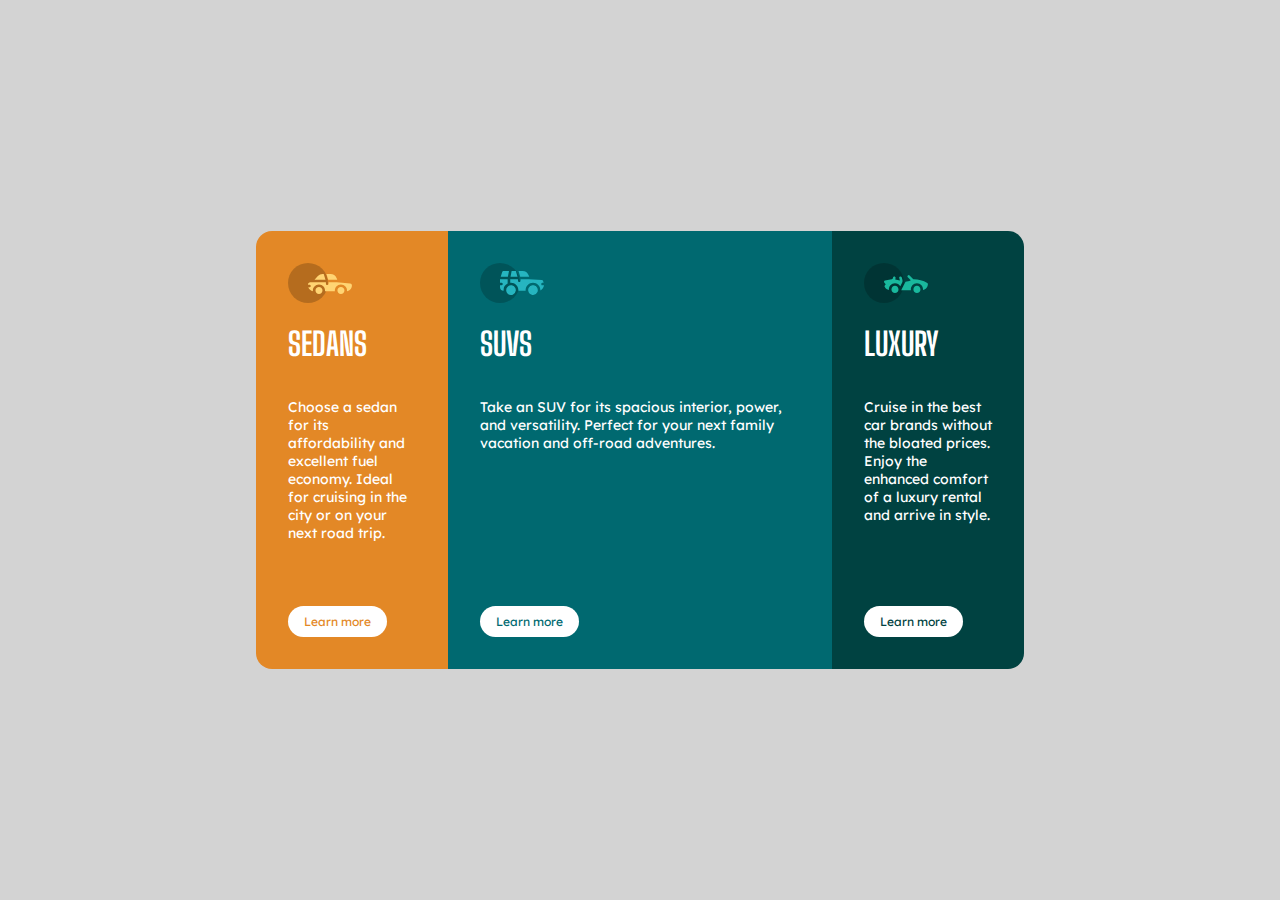
<file: 3-column-preview-card-component-main/index.html>
<!DOCTYPE html>
<html lang="en">
  <head>
    <meta charset="UTF-8" />
    <meta name="viewport" content="width=device-width, initial-scale=1.0" />
    <!-- displays site properly based on user's device -->

    <link
      rel="icon"
      type="image/png"
      sizes="32x32"
      href="./images/favicon-32x32.png"
    />
    <link rel="stylesheet" href="css/main.css" />
    <script src="js/main.js" defer></script>

    <title>Frontend Mentor | 3-column preview card component</title>
  </head>
  <body>
    <main class="principal">
      <!-- Columna -->
      <article class="columna sedans">
        <img src="images/icon-sedans.svg" alt="Sedans" class="icono" />
        <h1 class="titulo">Sedans</h1>
        <p class="texto">
          Choose a sedan for its affordability and excellent fuel economy. Ideal
          for cruising in the city or on your next road trip.
        </p>
        <a href="#" class="enlace">Learn more</a>
      </article>

      <!-- Columna -->
      <!-- le doy la clase activa, asi ya la expande por default -->
      <article class="columna suvs activa">
        <img src="images/icon-suvs.svg" alt="Suvs" class="icono" />
        <h1 class="titulo">SUVs</h1>
        <p class="texto">
          Take an SUV for its spacious interior, power, and versatility. Perfect
          for your next family vacation and off-road adventures.
        </p>
        <a href="#" class="enlace">Learn more</a>
      </article>

      <!-- Columna -->
      <article class="columna luxury">
        <img src="images/icon-luxury.svg" alt="Luxury" class="icono" />
        <h1 class="titulo">Luxury</h1>
        <p class="texto">
          Cruise in the best car brands without the bloated prices. Enjoy the
          enhanced comfort of a luxury rental and arrive in style.
        </p>
        <a href="#" class="enlace">Learn more</a>
      </article>
    </main>
  </body>
</html>
</file>
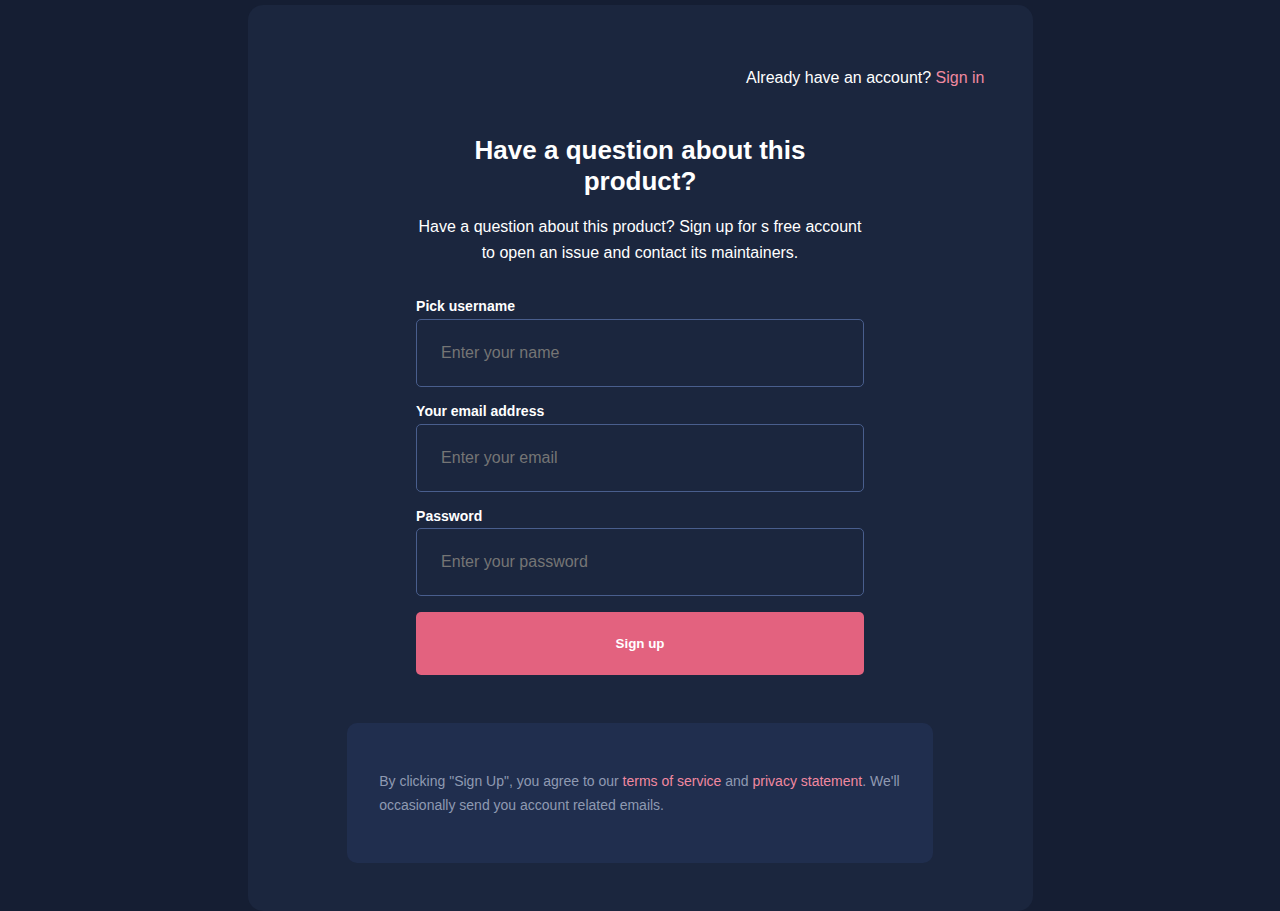
<file: Maquetar-Login-Ejercicio-HTML-CSS/index.html>
<!DOCTYPE html>
<html lang="es">
<head>
  <meta charset="UTF-8">
  <meta http-equiv="X-UA-Compatible" content="IE=edge">
  <meta name="viewport" content="width=device-width, initial-scale=1.0">
  <link rel="stylesheet" href="css/style.css">
  <title>"2da. practica"</title>
</head>
<body>
  <main class="create">

    <p class="login">Already have an account? <a href="#">Sign in</a></p>

    <article class="content">
      <h1>Have a question about this product?</h1>
      <p>Have a question about this product? Sign up for s free account to open an issue and contact its maintainers.</p>
      <form class="form">
        <label for="username">Pick username</label>
        <input id="username" type="text" placeholder="Enter your name">

        <label for="email">Your email address</label>
        <input id="email" type="email" placeholder="Enter your email">

        <label for="password">Password</label>
        <input id="password" type="password" placeholder="Enter your password">

        <input type="submit" value="Sign up">



      </form>
    </article>

    <section class="legal">
      <p>By clicking "Sign Up", you agree to our <a href="#">terms of service</a> and <a href="#">privacy statement</a>. We'll occasionally send you account related emails.</p>
    </section>

  </main>
  
</body>
</html>
</file>
<file: 3-column-preview-card-component-main/css/main.css>
/* ---------- Generales ---------- */
@import url("https://fonts.googleapis.com/css2?family=Big+Shoulders+Display:wght@700&family=Lexend+Deca&display=swap");

* {
  box-sizing: border-box;
}

html,
body {
  height: 100%;
  margin: 0;
  padding: 0;
}

body {
  font-family: "Lexend Deca", sans-serif;
  display: flex;
  justify-content: center;
  align-items: center;
  background-color: lightgray;
}

/* ---------- Principal ---------- */
.principal {
  /* Indico que las cajas dentro de este box, se comporten como flex */
  display: flex;
  /* no quiero que sea mas grande que 768px */
  max-width: 768px;
  /* no quiero que sea mas chico que 320px */
  min-width: 320px;
}

/* ---------- Columnas ----------*/

.columna {
  color: white;
  padding: 2rem;
  /* todas las columnas tienen el 25%, salvo la activa que tendra el 50% */
  width: 25%;
  /* lo que salga del box que no se vea */
  overflow: hidden;
  /* para que tenga tiempo el desplazamiento */
  transition: width 0.3s ease-in-out;
  /* para que cuando pase el curso se vea que se puede clickear */
  cursor: pointer;
  /* lo hago flex para que siempre tenga la misma altura */
  display: flex;
  flex-direction: column;
  align-items: flex-start;
}

.columna.activa {
  width: 50%;
}

.columna:first-of-type {
  border-radius: 1rem 0 0 1rem;
}

.columna:last-of-type {
  border-radius: 0 1rem 1rem 0;
}

/* colores de fondo */
.sedans {
  background-color: hsl(31, 77%, 52%);
}

.suvs {
  background-color: hsl(184, 100%, 22%);
}

.luxury {
  background-color: hsl(179, 100%, 13%);
}

.titulo {
  font-family: "Big Shoulders Display", cursive;
  /* pone las letras en mayusculas */
  text-transform: uppercase;
}

.texto {
  font-size: 14px;
  /* separo el boton de la parte inferior de los textos */
  margin-bottom: 4rem;
  /* que ocupe todo el lugar que sobra */
  flex-grow: 1;
}

.enlace {
  text-decoration: none;
  background-color: white;
  border-radius: 1rem;
  padding: 0.5rem 1rem;
  font-size: 12px;
}

.sedans .enlace {
  color: hsl(31, 77%, 52%);
}

.suvs .enlace {
  color: hsl(184, 100%, 22%);
}

.luxury .enlace {
  color: hsl(179, 100%, 13%);
}
</file>
<file: Maquetar-Login-Ejercicio-HTML-CSS/css/style.css>
* {
  box-sizing: border-box;
}

html,
body {
  height: 100%;
}

body {
  background-color: #151e33;
  color: white;
  font-family: sans-serif;
  display: flex; /* para poderlo centrar en la pantalla */
  justify-content: center; /* centrado horizontalmente */
  align-items: center; /* verticalmente */
}

a {
  color: #f089a0;
  text-decoration: none; /* no quiero el subrayado */
}

/* Create */
.create {
  width: 100%;
  max-width: 785px;
  min-width: 320px;
  border-radius: 15px;
  background-color: #1b263e;
  padding: 3rem;
}

/* Login */
.login {
  text-align: right;
  font-size: 16px;
}

/* Content */
.content {
  width: 65%;
  margin: 3rem auto;
}

.content h1 {
  font-size: 26px;
  text-align: center;
}

.content p {
  font-size: 16px;
  line-height: 26px;
  text-align: center;
}

/* From */
.form {
  margin-top: 2rem;
}

.form label {
  font-size: 14px;
  font-weight: bold;
  display: block;
  margin-bottom: 0.3rem;
}

.form input {
  display: block;
  border: none;
  width: 100%;
}

.form input:not([type="submit"]) {
  background-color: transparent;
  padding: 1.5rem;
  border: 1px solid #495e8d;
  border-radius: 5px;
  margin-bottom: 1rem;
  color: white;
  font-size: 16px;
}

.form input[type="submit"] {
  border-radius: 5px;
  background-color: #e3627f;
  color: white;
  font-weight: bold;
  padding: 1.5rem 3rem;
  cursor: pointer;
}

/* Legal */
.legal {
  border-radius: 10px;
  background-color: #202e4e;
  padding: 2rem;
  width: 85%;
  margin: auto;
  font-size: 14px;
  line-height: 24px;
  color: #8f9ab2;
}
</file>
